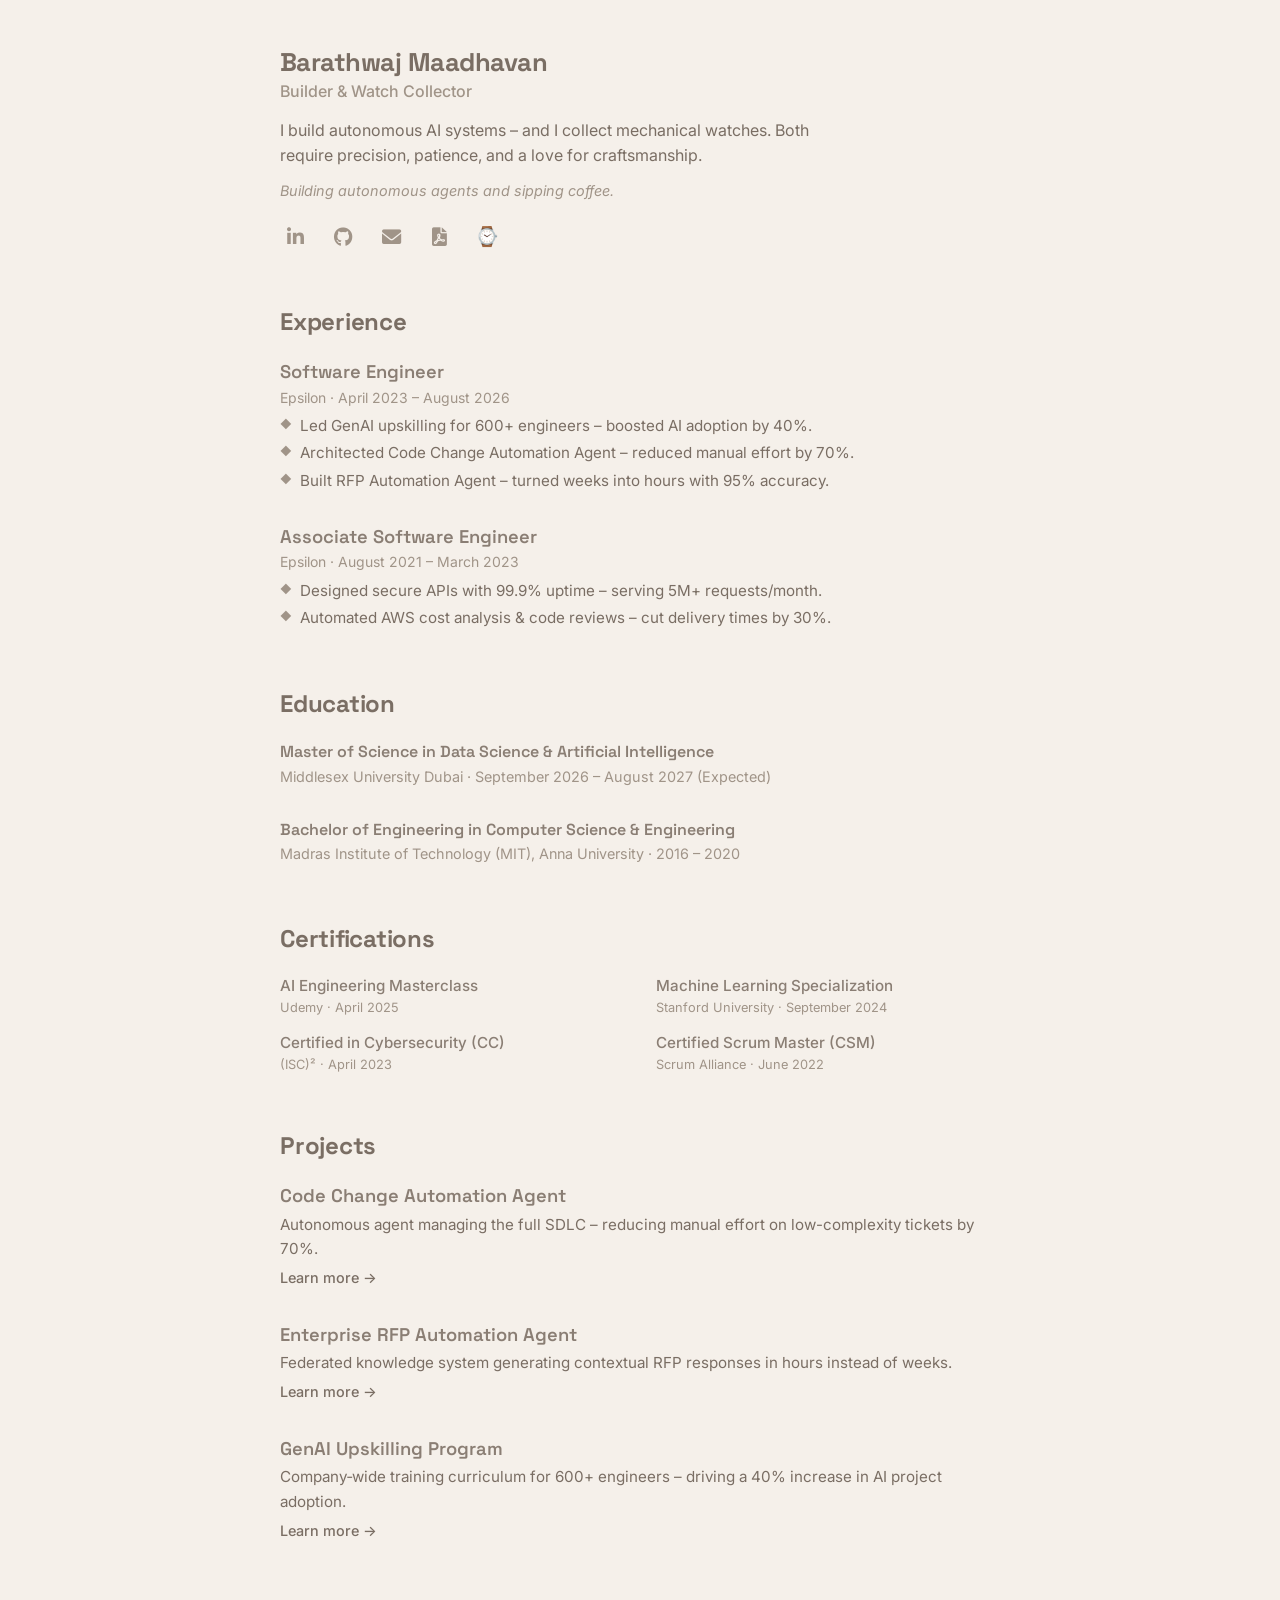
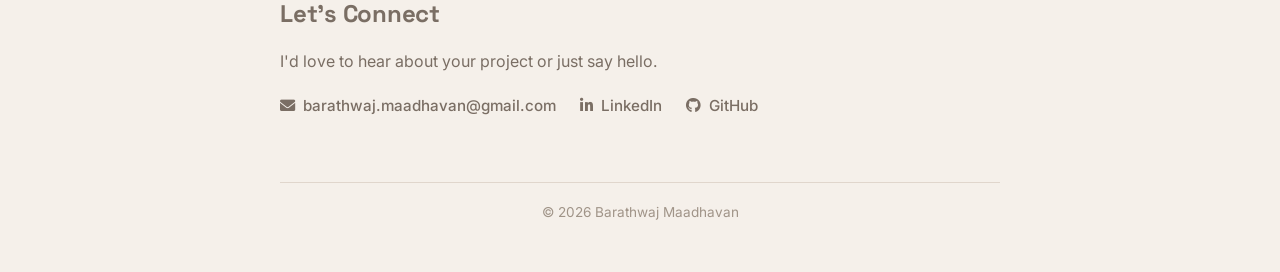
<file: index.html>
<!DOCTYPE html>
<html lang="en">

    <head>
        <link rel="icon" type="image/svg+xml" href="assets/images/favicon.svg" />
        <meta charset="UTF-8" />
        <meta name="viewport" content="width=device-width, initial-scale=1.0" />
        <title>Barathwaj Maadhavan · AI Engineer</title>

        <!-- Google Fonts -->
        <!-- Google Fonts -->
        <link rel="preconnect" href="https://fonts.googleapis.com" />
        <link rel="preconnect" href="https://fonts.gstatic.com" crossorigin />
        <link
            href="https://fonts.googleapis.com/css2?family=Inter:wght@300;400;500;600&family=Space+Grotesk:wght@400;500;600;700&display=swap"
            rel="stylesheet" />

        <!-- Font Awesome -->
        <link rel="stylesheet" href="https://cdnjs.cloudflare.com/ajax/libs/font-awesome/6.0.0-beta3/css/all.min.css" />

        <!-- Custom Styles -->
        <link rel="stylesheet" href="styles.css" />
    </head>

    <body>
        <!-- ===== MAIN CONTAINER ===== -->
        <main class="container">

            <!-- ===== HEADER ===== -->
            <header class="header">
                <h1>Barathwaj Maadhavan</h1>
                <p class="tagline">Builder & Watch Collector</p>
                <p class="bio">
                    I build autonomous AI systems – and I collect mechanical watches. Both require precision, patience,
                    and a love for
                    craftsmanship.
                </p>
                <div class="status-line">
                    <span id="statusText">Building autonomous agents and sipping coffee.</span>
                </div>
                <div class="social-links">
                    <a href="https://www.linkedin.com/in/barathwaj-m/" aria-label="LinkedIn"><i
                            class="fab fa-linkedin-in"></i></a>
                    <a href="https://github.com/maadybarry" aria-label="GitHub"><i class="fab fa-github"></i></a>
                    <a href="mailto:barathwaj.maadhavan@gmail.com" aria-label="Email"><i
                            class="fas fa-envelope"></i></a>
                    <!-- Resume Download -->
                    <a href="assets/resume.pdf" download aria-label="Download Resume" title="Download Resume">
                        <i class="fas fa-file-pdf"></i>
                    </a>
                    <!-- Watch Collection Page -->
                    <a href="watches.html" aria-label="Watch Collection" title="Watch Collection" class="watch-link">
                        <span class="watch-emoji">⌚</span>
                    </a>
                </div>
            </header>

            <!-- ===== EXPERIENCE ===== -->
            <section class="experience">
                <h2>Experience</h2>

                <div class="exp-item">
                    <h3>Software Engineer</h3>
                    <p class="exp-meta">Epsilon · April 2023 – August 2026</p>
                    <ul>
                        <li>Led GenAI upskilling for 600+ engineers – boosted AI adoption by 40%.</li>
                        <li>Architected Code Change Automation Agent – reduced manual effort by 70%.</li>
                        <li>Built RFP Automation Agent – turned weeks into hours with 95% accuracy.</li>
                    </ul>
                </div>

                <div class="exp-item">
                    <h3>Associate Software Engineer</h3>
                    <p class="exp-meta">Epsilon · August 2021 – March 2023</p>
                    <ul>
                        <li>Designed secure APIs with 99.9% uptime – serving 5M+ requests/month.</li>
                        <li>Automated AWS cost analysis &amp; code reviews – cut delivery times by 30%.</li>
                    </ul>
                </div>
            </section>

            <!-- ===== EDUCATION ===== -->
            <section class="education">
                <h2>Education</h2>

                <div class="edu-item">
                    <h3>Master of Science in Data Science &amp; Artificial Intelligence</h3>
                    <p class="edu-meta">Middlesex University Dubai · September 2026 – August 2027 (Expected)</p>
                </div>

                <div class="edu-item">
                    <h3>Bachelor of Engineering in Computer Science &amp; Engineering</h3>
                    <p class="edu-meta">Madras Institute of Technology (MIT), Anna University · 2016 – 2020</p>
                </div>
            </section>

            <!-- ===== CERTIFICATIONS ===== -->
            <section class="certifications">
                <h2>Certifications</h2>

                <div class="cert-grid">
                    <div class="cert-badge">
                        <span class="cert-name">AI Engineering Masterclass</span>
                        <span class="cert-issuer">Udemy · April 2025</span>
                    </div>

                    <div class="cert-badge">
                        <span class="cert-name">Machine Learning Specialization</span>
                        <span class="cert-issuer">Stanford University · September 2024</span>
                    </div>

                    <div class="cert-badge">
                        <span class="cert-name">Certified in Cybersecurity (CC)</span>
                        <span class="cert-issuer">(ISC)² · April 2023</span>
                    </div>

                    <div class="cert-badge">
                        <span class="cert-name">Certified Scrum Master (CSM)</span>
                        <span class="cert-issuer">Scrum Alliance · June 2022</span>
                    </div>
                </div>
            </section>

            <!-- ===== PROJECTS ===== -->
            <section class="projects">
                <h2>Projects</h2>

                <div class="project-item">
                    <h3>Code Change Automation Agent</h3>
                    <p>Autonomous agent managing the full SDLC – reducing manual effort on low-complexity tickets by
                        70%.</p>
                    <a href="projects/code-automation.html">Learn more →</a>
                </div>

                <div class="project-item">
                    <h3>Enterprise RFP Automation Agent</h3>
                    <p>Federated knowledge system generating contextual RFP responses in hours instead of weeks.</p>
                    <a href="404.html">Learn more →</a>
                </div>

                <div class="project-item">
                    <h3>GenAI Upskilling Program</h3>
                    <p>Company‑wide training curriculum for 600+ engineers – driving a 40% increase in AI project
                        adoption.</p>
                    <a href="404.html">Learn more →</a>
                </div>
            </section>

            <!-- ===== CONTACT ===== -->
            <section class="contact">
                <h2>Let's Connect</h2>
                <p class="contact-intro">I'd love to hear about your project or just say hello.</p>
                <div class="contact-links">
                    <a href="mailto:barathwaj.maadhavan@gmail.com"><i class="fas fa-envelope"></i>
                        barathwaj.maadhavan@gmail.com</a>
                    <a href="https://www.linkedin.com/in/barathwaj-m/" aria-label="LinkedIn"><i
                            class="fab fa-linkedin-in"></i> LinkedIn</a>
                    <a href="https://github.com/maadybarry" aria-label="GitHub"><i class="fab fa-github"></i> GitHub</a>
                </div>
            </section>
        </main>

        <!-- ===== FOOTER ===== -->
        <footer class="footer">
            <p>&copy; 2026 Barathwaj Maadhavan</p>
        </footer>

        <script src="script.js"></script>
    </body>

</html>
</file>
<file: styles.css>
/* ===== RESET & BASE ===== */
*,
*::before,
*::after {
    margin: 0;
    padding: 0;
    box-sizing: border-box;
}

:root {
    --bg: #f5f0ea;
    --text-primary: #5c534a;
    --text-secondary: #7a6e64;
    --text-muted: #a09488;
    --border: #e0d6cc;
    --white: #ffffff;
    --max-width: 720px;
}

html {
    scroll-behavior: smooth;
}

body {
    font-family: 'Inter', -apple-system, BlinkMacSystemFont, sans-serif;
    background: var(--bg);
    color: var(--text-primary);
    line-height: 1.6;
    -webkit-font-smoothing: antialiased;
    padding: 48px 24px;
    display: flex;
    flex-direction: column;
    align-items: center;
    min-height: 100vh;
}

/* ===== CONTAINER ===== */
.container {
    max-width: var(--max-width);
    width: 100%;
    margin: 0 auto;
}

/* ===== TYPOGRAPHY ===== */
h1 {
    font-family: 'Space Grotesk', -apple-system, sans-serif;
    font-weight: 700;
    font-size: 1.6rem;
    letter-spacing: -0.02em;
    line-height: 1.1;
    color: #7a6e64;
}

h2 {
    font-family: 'Space Grotesk', -apple-system, sans-serif;
    font-weight: 700;
    font-size: 1.5rem;
    letter-spacing: -0.01em;
    margin-bottom: 1rem;
    color: #7a6e64;
}

h3 {
    font-family: 'Space Grotesk', -apple-system, sans-serif;
    font-weight: 600;
    font-size: 1.15rem;
    color: #8a7e74;
}

p,
li,
.bio {
    font-family: 'Inter', sans-serif;
    font-weight: 400;
    font-size: 1rem;
    color: var(--text-secondary);
}

.tagline {
    font-family: 'Inter', sans-serif;
    font-weight: 500;
    font-size: 1rem;
    color: var(--text-muted);
    margin: 0.2rem 0 0.8rem;
}

.bio {
    font-size: 1rem;
    max-width: 580px;
}

/* ===== STATUS LINE ===== */
.status-line {
    margin: 0.6rem 0 1rem;
    font-family: 'Inter', sans-serif;
    font-size: 0.9rem;
    color: var(--text-muted);
    font-style: italic;
    min-height: 1.5rem;
    transition: opacity 0.5s ease;
}

#statusText {
    transition: opacity 0.4s ease;
}

a {
    font-family: 'Inter', sans-serif;
    color: var(--text-secondary);
    text-decoration: none;
    transition: opacity 0.2s;
}

a:hover {
    opacity: 0.5;
}

/* ===== HEADER ===== */
.header {
    margin-bottom: 2rem;
    padding-bottom: 1.2rem;
}

.social-links {
    display: flex;
    gap: 18px;
    margin-top: 1.2rem;
}

.social-links a {
    font-size: 1.2rem;
    color: var(--text-muted);
    transition: color 0.3s, transform 0.2s;
    display: inline-flex;
    align-items: center;
    justify-content: center;
    width: 30px;
    height: 30px;
}

.social-links a:hover {
    color: var(--text-primary);
    opacity: 1;
}

/* ===== WATCH EMOJI FIX ===== */
.watch-link {
    display: inline-flex !important;
    align-items: center;
    justify-content: center;
    width: 30px;
    height: 30px;
    text-decoration: none;
}

.watch-link .watch-emoji {
    display: flex;
    align-items: center;
    justify-content: center;
    font-size: 1.2rem;
    line-height: 1;
    width: 100%;
    height: 100%;
}

@media (max-width: 768px) {
    .watch-link {
        width: 28px !important;
        height: 28px !important;
    }

    .watch-link .watch-emoji {
        font-size: 1.1rem;
    }
}

@media (max-width: 480px) {
    .watch-link {
        width: 26px !important;
        height: 26px !important;
    }

    .watch-link .watch-emoji {
        font-size: 1rem;
    }
}

/* ===== SECTIONS ===== */
section {
    margin-bottom: 2rem;
    padding-bottom: 1.2rem;
}

section:last-of-type {
    margin-bottom: 0;
    padding-bottom: 0;
}

/* ===== EXPERIENCE ===== */
.exp-item {
    margin-bottom: 1.8rem;
}

.exp-item:last-child {
    margin-bottom: 0;
}

.exp-meta {
    font-family: 'Inter', sans-serif;
    font-weight: 400;
    font-size: 0.875rem;
    color: var(--text-muted);
    margin-bottom: 0.3rem;
}

.exp-item ul {
    list-style: none;
    padding: 0;
}

.exp-item ul li {
    position: relative;
    padding-left: 20px;
    margin-bottom: 0.2rem;
    font-size: 0.95rem;
    color: var(--text-secondary);
}

.exp-item ul li::before {
    content: '◆';
    position: absolute;
    left: 0;
    color: var(--text-muted);
    font-weight: 300;
    font-size: 0.7rem;
    top: 2px;
}

/* ===== EDUCATION ===== */
.edu-item {
    margin-bottom: 1.8rem;
}

.edu-item:last-child {
    margin-bottom: 0;
}

.edu-item h3 {
    font-family: 'Space Grotesk', -apple-system, sans-serif;
    font-weight: 600;
    font-size: 1rem;
    color: #8a7e74;
}

.edu-meta {
    font-family: 'Inter', sans-serif;
    font-weight: 400;
    font-size: 0.9rem;
    color: var(--text-muted);
    margin-bottom: 0.2rem;
}

/* ===== CERTIFICATIONS ===== */
.cert-grid {
    display: grid;
    grid-template-columns: 1fr 1fr;
    gap: 12px 32px;
}

.cert-badge {
    display: flex;
    flex-direction: column;
}

.cert-name {
    font-family: 'Inter', sans-serif;
    font-weight: 500;
    font-size: 0.95rem;
    color: #8a7e74;
}

.cert-issuer {
    font-family: 'Inter', sans-serif;
    font-weight: 400;
    font-size: 0.8rem;
    color: var(--text-muted);
}

/* ===== PROJECTS ===== */
.project-item {
    margin-bottom: 1.8rem;
}

.project-item:last-child {
    margin-bottom: 0;
}

.project-item p {
    font-size: 0.95rem;
    margin: 2px 0 4px;
    color: var(--text-secondary);
}

.project-item a {
    font-weight: 500;
    font-size: 0.9rem;
    color: var(--text-secondary);
    transition: color 0.2s, opacity 0.2s;
}

.project-item a:hover {
    color: var(--text-primary);
    opacity: 1;
}

/* ===== CONTACT ===== */
.contact-intro {
    font-size: 1rem;
    margin-bottom: 1.2rem;
    color: var(--text-secondary);
}

.contact-links {
    display: flex;
    flex-wrap: wrap;
    gap: 24px;
}

.contact-links a {
    display: inline-flex;
    align-items: center;
    gap: 8px;
    font-weight: 500;
    font-size: 0.95rem;
    color: var(--text-secondary);
    transition: color 0.2s, opacity 0.2s;
}

.contact-links a:hover {
    color: var(--text-primary);
    opacity: 1;
}

section.contact {
    margin-bottom: 2rem;
    padding-bottom: 1.2rem;
}

/* ===== FOOTER ===== */
.footer {
    margin-top: 0.8rem;
    padding-top: 1.2rem;
    border-top: 1px solid var(--border);
    text-align: center;
    width: 100%;
    max-width: var(--max-width);
}

.footer p {
    font-family: 'Inter', sans-serif;
    font-size: 0.85rem;
    color: var(--text-muted);
}

/* ===== RESPONSIVE ===== */
@media (max-width: 768px) {
    body {
        padding: 32px 20px;
    }

    h1 {
        font-size: 1.7rem;
    }

    h2 {
        font-size: 1.2rem;
    }

    h3 {
        font-size: 0.95rem;
    }

    p,
    li,
    .bio {
        font-size: 0.95rem;
    }

    .tagline {
        font-size: 0.95rem;
    }

    .status-line {
        font-size: 0.85rem;
    }

    .social-links {
        gap: 14px;
    }

    .social-links a {
        font-size: 1.1rem;
        width: 28px;
        height: 28px;
    }

    section {
        margin-bottom: 2.4rem;
        padding-bottom: 1.6rem;
    }

    section.contact {
        margin-bottom: 0.6rem;
        padding-bottom: 0.8rem;
    }

    .exp-item {
        margin-bottom: 1.4rem;
    }

    .exp-item ul li {
        font-size: 0.9rem;
    }

    .project-item {
        margin-bottom: 1.4rem;
    }

    .project-item p {
        font-size: 0.9rem;
    }

    .contact-links {
        gap: 16px;
    }

    .contact-links a {
        font-size: 0.9rem;
    }

    .footer {
        margin-top: 0.8rem;
        padding-top: 1rem;
    }

    .footer p {
        font-size: 0.8rem;
    }
}

@media (max-width: 480px) {
    body {
        padding: 24px 16px;
    }

    h1 {
        font-size: 1.5rem;
    }

    h2 {
        font-size: 1.1rem;
    }

    h3 {
        font-size: 0.9rem;
    }

    p,
    li,
    .bio {
        font-size: 0.9rem;
    }

    .tagline {
        font-size: 0.9rem;
    }

    .status-line {
        font-size: 0.8rem;
    }

    .social-links {
        gap: 12px;
    }

    .social-links a {
        font-size: 1rem;
        width: 26px;
        height: 26px;
    }

    section {
        margin-bottom: 2rem;
        padding-bottom: 1.2rem;
    }

    .exp-item ul li {
        font-size: 0.85rem;
    }

    .cert-grid {
        grid-template-columns: 1fr;
    }

    .project-item p {
        font-size: 0.85rem;
    }

    .contact-links {
        flex-direction: column;
        gap: 12px;
    }

    .contact-links a {
        font-size: 0.85rem;
    }
}
</file>
